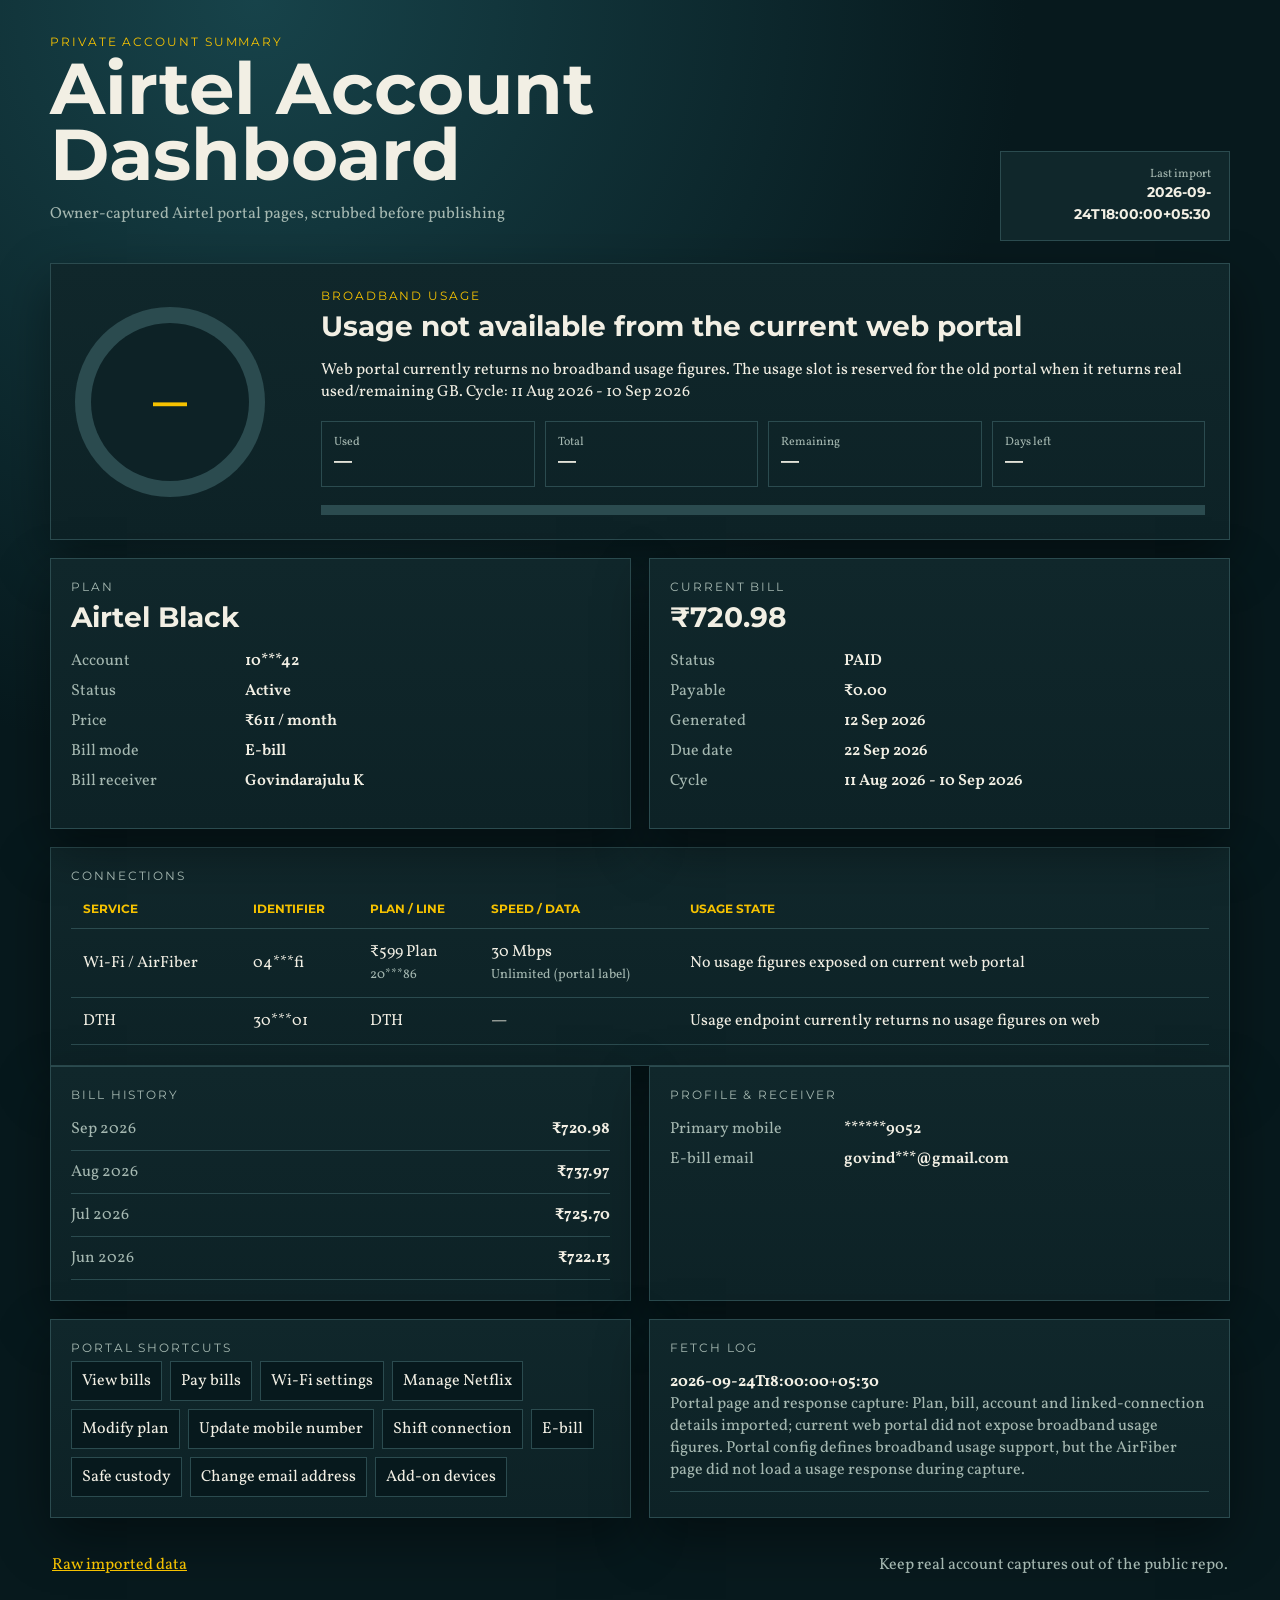
<file: docs/index.html>
<!doctype html>
<html lang="en">
<head>
<meta charset="utf-8">
<meta name="viewport" content="width=device-width,initial-scale=1">
<title>Airtel Account Dashboard</title>
<link rel="stylesheet" href="style.css">
</head>
<body>
<main class="shell">
  <section class="hero">
    <div>
      <p class="eyebrow">Private account summary</p>
      <h1 id="title">Airtel Account Dashboard</h1>
      <p class="sub" id="source"></p>
    </div>
    <div class="stamp"><span>Last import</span><strong id="generated"></strong></div>
  </section>

  <section class="usage-panel">
    <div class="dial" id="dial"><span id="dialValue">—</span></div>
    <div>
      <p class="eyebrow">Broadband usage</p>
      <h2 id="usageHeadline">Not exposed by current web portal</h2>
      <p id="usageMessage"></p>
      <div class="meters">
        <div><span>Used</span><strong id="used">—</strong></div>
        <div><span>Total</span><strong id="total">—</strong></div>
        <div><span>Remaining</span><strong id="remaining">—</strong></div>
        <div><span>Days left</span><strong id="days">—</strong></div>
      </div>
      <div class="bar"><span id="barFill"></span></div>
    </div>
  </section>

  <section class="grid two">
    <article class="card">
      <p class="eyebrow">Plan</p>
      <h2 id="planName"></h2>
      <dl class="facts" id="planFacts"></dl>
    </article>
    <article class="card">
      <p class="eyebrow">Current bill</p>
      <h2 id="billAmount"></h2>
      <dl class="facts" id="billFacts"></dl>
    </article>
  </section>

  <section class="card">
    <p class="eyebrow">Connections</p>
    <div class="table-wrap"><table id="connections"><thead><tr><th>Service</th><th>Identifier</th><th>Plan / line</th><th>Speed / data</th><th>Usage state</th></tr></thead><tbody></tbody></table></div>
  </section>

  <section class="grid two">
    <article class="card">
      <p class="eyebrow">Bill history</p>
      <div class="history" id="history"></div>
    </article>
    <article class="card">
      <p class="eyebrow">Profile & receiver</p>
      <dl class="facts" id="profileFacts"></dl>
    </article>
  </section>

  <section class="grid two">
    <article class="card">
      <p class="eyebrow">Portal shortcuts</p>
      <div class="chips" id="shortcuts"></div>
    </article>
    <article class="card">
      <p class="eyebrow">Fetch log</p>
      <div class="log" id="fetchLog"></div>
    </article>
  </section>

  <footer><a href="data/usage.json">Raw imported data</a><span>Keep real account captures out of the public repo.</span></footer>
</main>
<script src="app.js"></script>
</body>
</html>
</file>
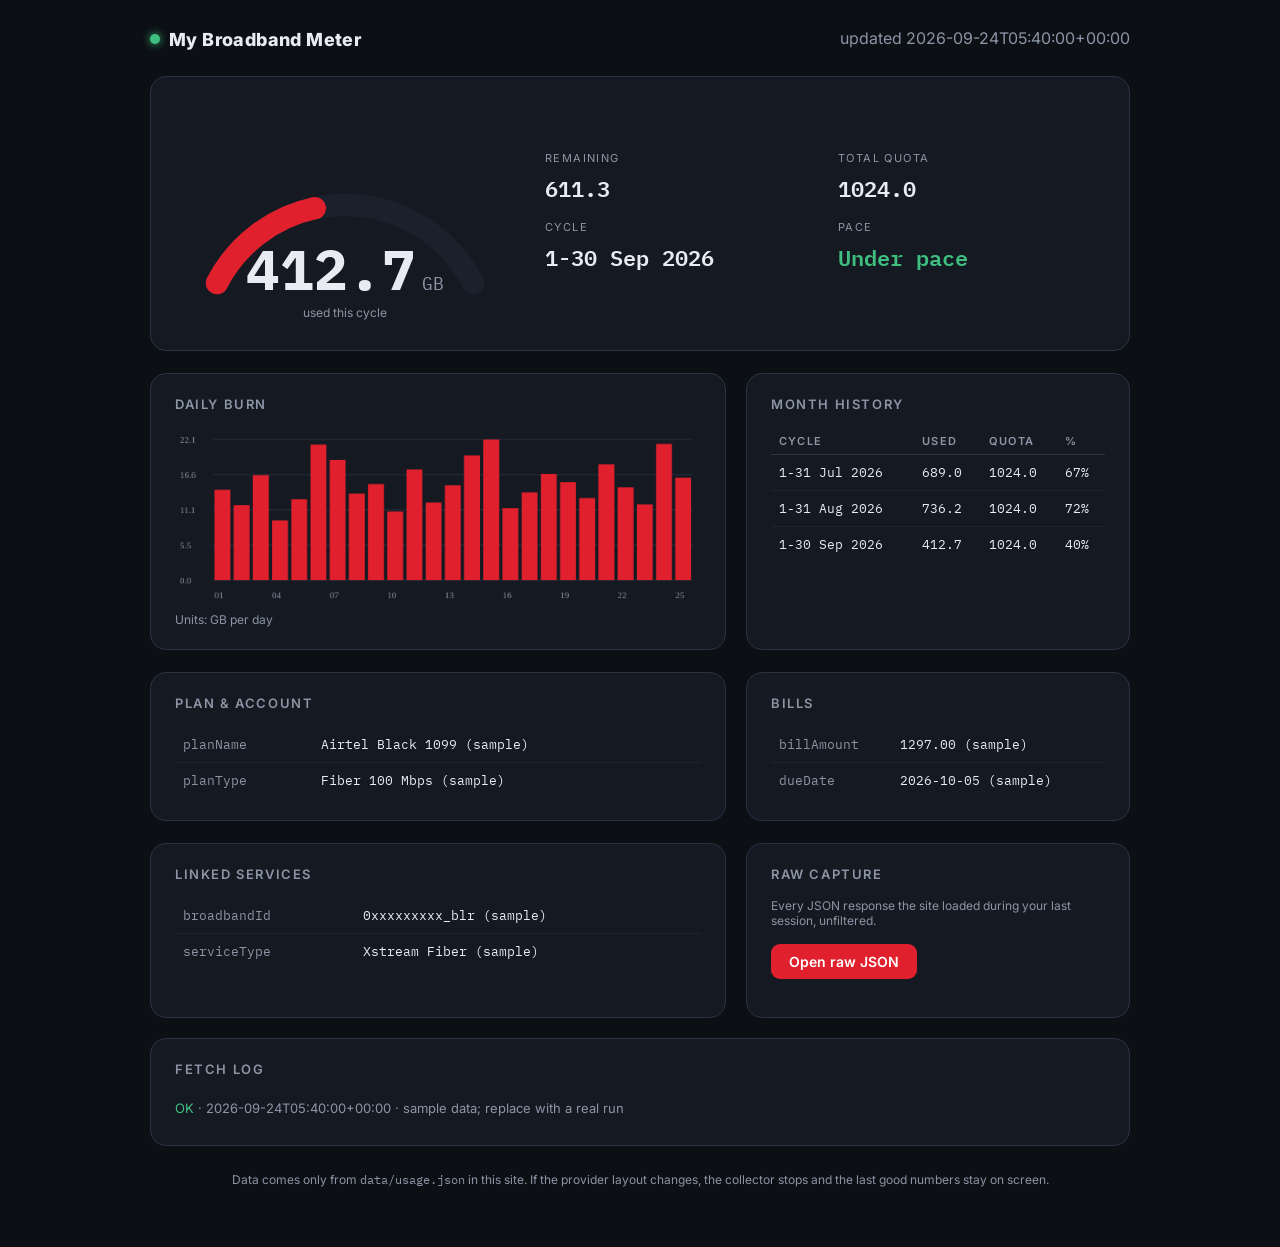
<file: site/index.html>
<!doctype html>
<html lang="en">
<head>
<meta charset="utf-8">
<meta name="viewport" content="width=device-width, initial-scale=1">
<meta name="robots" content="noindex, nofollow">
<title>My Broadband Meter</title>
<link rel="stylesheet" href="https://fonts.googleapis.com/css2?family=IBM+Plex+Mono:wght@400;600&family=Inter:wght@400;600;800&display=swap">
<link rel="stylesheet" href="style.css">
</head>
<body>
<main class="wrap">
<header class="top">
<div class="brand"><span class="led"></span>My Broadband Meter</div>
<div id="lastFetched" class="muted">loading…</div>
</header>

<section class="hero">
<div class="dialbox">
<svg id="dial" viewBox="0 0 200 120" width="320" height="192" role="img" aria-label="Data used this cycle">
<path class="track" d="M20 110 A 90 90 0 0 1 180 110" fill="none"/>
<path id="arc" class="arc" d="M20 110 A 90 90 0 0 1 180 110" fill="none"/>
</svg>
<div class="bignum"><span id="usedNow">–</span><small id="unitNow">GB</small></div>
<div class="muted small">used this cycle</div>
</div>
<div class="side">
<div class="stat"><label>Remaining</label><b id="remainNow">–</b></div>
<div class="stat"><label>Total quota</label><b id="totalNow">–</b></div>
<div class="stat"><label>Cycle</label><b id="cycleNow">–</b></div>
<div class="stat"><label>Pace</label><b id="paceNow" class="">–</b></div>
</div>
</section>

<section class="panels">
<div class="panel">
<h2>Daily burn</h2>
<canvas id="dailyChart" width="640" height="220"></canvas>
<div class="muted small" id="dailyNote"></div>
</div>
<div class="panel">
<h2>Month history</h2>
<table id="monthTable">
<thead><tr><th>Cycle</th><th>Used</th><th>Quota</th><th>%</th></tr></thead>
<tbody></tbody>
</table>
</div>
</section>

<section class="panels">
<div class="panel">
<h2>Plan &amp; account</h2>
<table id="planTable"><tbody></tbody></table>
</div>
<div class="panel">
<h2>Bills</h2>
<table id="billTable"><tbody></tbody></table>
</div>
</section>

<section class="panels">
<div class="panel">
<h2>Linked services</h2>
<table id="serviceTable"><tbody></tbody></table>
</div>
<div class="panel">
<h2>Raw capture</h2>
<p class="muted small">Every JSON response the site loaded during your last session, unfiltered.</p>
<p><a class="btn" href="data/last_raw.json" target="_blank" rel="noopener">Open raw JSON</a></p>
</div>
</section>

<section class="log">
<h2>Fetch log</h2>
<ul id="fetchLog"></ul>
</section>

<footer class="foot muted small">
Data comes only from <code>data/usage.json</code> in this site. If the provider layout changes, the collector stops and the last good numbers stay on screen.
</footer>
</main>
<script src="app.js"></script>
</body>
</html>
</file>
<file: docs/style.css>
@import url('https://fonts.googleapis.com/css2?family=Montserrat:wght@700;800&family=Vollkorn:wght@400;600&display=swap');
:root{--bg:#07191d;--card:#10272b;--card2:#0d2226;--text:#f2efe4;--muted:#a5b8b1;--accent:#f6c200;--line:#2b4b4f;--good:#39d98a}*{box-sizing:border-box}body{margin:0;background:radial-gradient(circle at 20% 0,#17434a 0,#07191d 40%);color:var(--text);font-family:Vollkorn,serif;min-height:100vh}.shell{width:min(1180px,94vw);margin:auto;padding:34px 0}.hero{display:flex;justify-content:space-between;gap:20px;align-items:end;margin-bottom:22px}.eyebrow{font-family:Montserrat,sans-serif;color:var(--accent);text-transform:uppercase;letter-spacing:.16em;font-size:12px;margin:0 0 6px}h1,h2{font-family:Montserrat,sans-serif;margin:0}h1{font-size:clamp(34px,6vw,72px);line-height:.92}h2{font-size:28px}.sub,.card p{color:var(--muted)}.stamp{background:var(--card);border:1px solid var(--line);padding:14px 18px;text-align:right;min-width:190px}.stamp span{display:block;color:var(--muted);font-size:12px}.stamp strong{font-family:Montserrat,sans-serif;font-size:14px}.usage-panel,.card{background:linear-gradient(180deg,var(--card),var(--card2));border:1px solid var(--line);box-shadow:0 20px 50px #0006}.usage-panel{display:grid;grid-template-columns:220px 1fr;gap:26px;align-items:center;padding:24px;margin-bottom:18px}.dial{width:190px;height:190px;border-radius:50%;display:grid;place-items:center;position:relative}.dial:after{content:"";position:absolute;inset:16px;border-radius:50%;background:var(--card2)}.dial span{position:relative;z-index:1;font:800 34px Montserrat;color:var(--accent)}.meters{display:grid;grid-template-columns:repeat(4,1fr);gap:10px;margin:18px 0}.meters div{border:1px solid var(--line);padding:12px}.meters span{display:block;color:var(--muted);font-size:12px}.meters strong{font:700 18px Montserrat}.bar{height:10px;background:var(--line)}.bar span{display:block;height:100%;background:var(--accent)}.grid{display:grid;gap:18px;margin-bottom:18px}.two{grid-template-columns:1fr 1fr}.card{padding:20px}.facts{display:grid;grid-template-columns:160px 1fr;gap:8px 14px}.facts dt{color:var(--muted)}.facts dd{margin:0;font-weight:600}.table-wrap{overflow:auto}table{width:100%;border-collapse:collapse}th,td{text-align:left;border-bottom:1px solid var(--line);padding:12px}th{font:700 12px Montserrat;color:var(--accent);text-transform:uppercase}td small{color:var(--muted)}.history div,.log div{display:flex;justify-content:space-between;gap:14px;border-bottom:1px solid var(--line);padding:10px 0}.history span,.log p{color:var(--muted);margin:0}.log div{display:block}.chips{display:flex;flex-wrap:wrap;gap:8px}.chips span{border:1px solid var(--line);padding:8px 10px;background:#07191d}footer{display:flex;justify-content:space-between;color:var(--muted);padding:18px 2px}a{color:var(--accent)}@media(max-width:760px){.hero,.usage-panel{grid-template-columns:1fr;display:grid}.two,.meters{grid-template-columns:1fr 1fr}.stamp{text-align:left}}
</file>
<file: site/style.css>
:root{
--bg:#0c0f14;--panel:#151a22;--panel2:#1a212c;--ink:#e8ecf2;--muted:#8b95a6;
--brand:#e0202c;--amber:#f2b32a;--good:#3fbf7f;--line:#2a3342;
}
*{box-sizing:border-box}
body{margin:0;background:var(--bg);color:var(--ink);font-family:Inter,system-ui,sans-serif;padding:28px 16px 60px}
.wrap{max-width:980px;margin:0 auto}
code{font-family:"IBM Plex Mono",monospace}
.muted{color:var(--muted)}.small{font-size:12px}
.top{display:flex;justify-content:space-between;align-items:baseline;margin-bottom:26px}
.brand{font-weight:800;font-size:18px;letter-spacing:.4px;display:flex;align-items:center;gap:9px}
.led{width:10px;height:10px;border-radius:50%;background:var(--good);display:inline-block;box-shadow:0 0 8px var(--good)}
.hero{display:flex;gap:40px;align-items:center;background:var(--panel);border:1px solid var(--line);border-radius:16px;padding:30px 34px;flex-wrap:wrap}
.dialbox{text-align:center;min-width:320px}
.track{stroke:var(--panel2);stroke-width:14;stroke-linecap:round}
.arc{stroke:var(--brand);stroke-width:14;stroke-linecap:round;transition:stroke-dasharray .6s ease,stroke .6s ease}
.bignum{font-weight:800;font-size:56px;margin-top:-70px;font-family:"IBM Plex Mono",monospace}
.bignum small{font-size:18px;font-weight:400;color:var(--muted);margin-left:6px}
.side{display:grid;grid-template-columns:1fr 1fr;gap:14px 36px;flex:1;min-width:260px}
.stat label{display:block;font-size:11px;text-transform:uppercase;letter-spacing:1.4px;color:var(--muted);margin-bottom:5px}
.stat b{font-size:22px;font-family:"IBM Plex Mono",monospace;font-weight:600}
.ok{color:var(--good)}.warn{color:var(--amber)}.bad{color:var(--brand)}
.panels{display:grid;grid-template-columns:3fr 2fr;gap:20px;margin-top:22px}
.panel{background:var(--panel);border:1px solid var(--line);border-radius:16px;padding:22px 24px}
.panel h2,.log h2{font-size:13px;text-transform:uppercase;letter-spacing:1.6px;color:var(--muted);margin:0 0 16px;font-weight:600}
#dailyChart{width:100%;height:auto}
table{width:100%;border-collapse:collapse;font-size:14px}
th{text-align:left;color:var(--muted);font-weight:600;font-size:11px;text-transform:uppercase;letter-spacing:1.2px;padding:6px 8px;border-bottom:1px solid var(--line)}
td{padding:9px 8px;border-bottom:1px solid #1e2530;font-family:"IBM Plex Mono",monospace;font-size:13px}
tr:last-child td{border-bottom:none}
.log{background:var(--panel);border:1px solid var(--line);border-radius:16px;padding:22px 24px;margin-top:20px}
#fetchLog{list-style:none;margin:0;padding:0;font-size:13px}
#fetchLog li{padding:7px 0;border-bottom:1px solid #1e2530;color:var(--muted)}
#fetchLog li:last-child{border:none}
#fetchLog .ok{color:var(--good)}#fetchLog .bad{color:var(--brand)}
.foot{margin-top:26px;text-align:center}
@media(max-width:760px){.panels{grid-template-columns:1fr}.hero{justify-content:center}}

.btn{display:inline-block;background:var(--brand);color:#fff;text-decoration:none;padding:9px 18px;border-radius:9px;font-weight:600;font-size:14px}
.btn:hover{background:#c11722}
#planTable td:first-child,#billTable td:first-child,#serviceTable td:first-child{color:var(--muted);white-space:nowrap;max-width:150px;overflow:hidden;text-overflow:ellipsis}
#planTable td:last-child,#billTable td:last-child,#serviceTable td:last-child{word-break:break-word}
</file>
